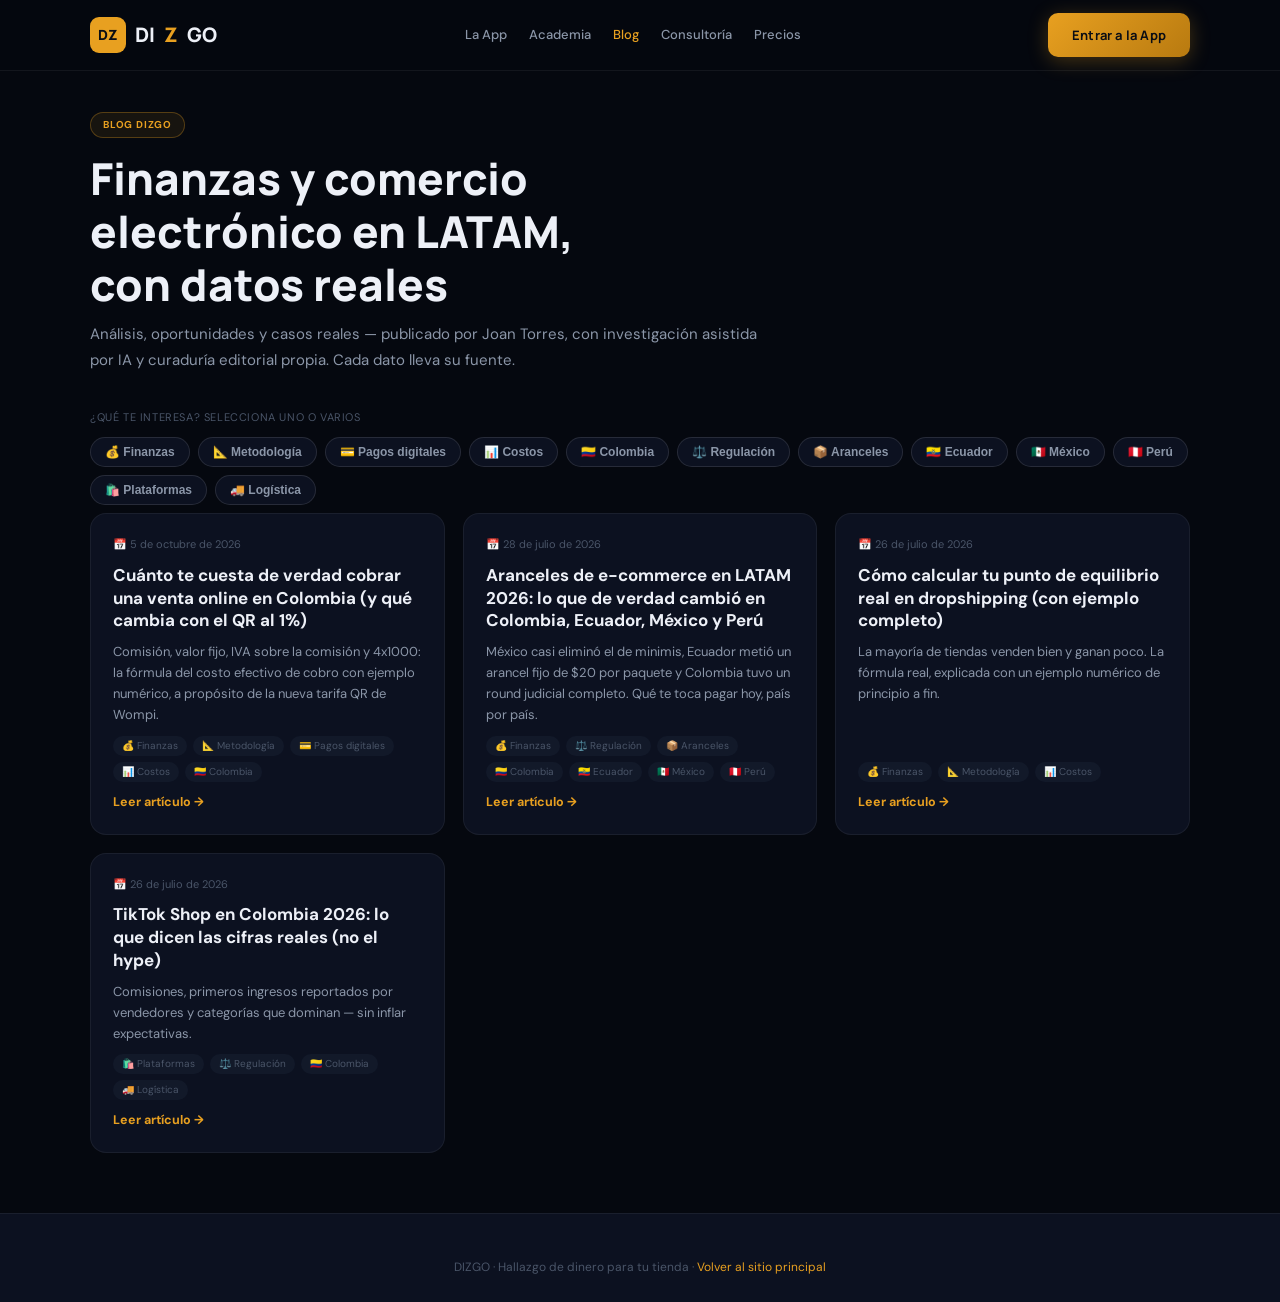
<file: blog/index.html>
<!DOCTYPE html>
<html lang="es">
<head>
<meta charset="UTF-8">
<meta name="viewport" content="width=device-width, initial-scale=1.0">
<title>Blog DIZGO — Finanzas y comercio electrónico en LATAM</title>
<meta name="description" content="Análisis, datos reales y recomendaciones de e-commerce y dropshipping en LATAM, publicados por Joan Torres. Finanzas, regulación, plataformas y casos reales.">
<link rel="icon" type="image/svg+xml" href="data:image/svg+xml,%3Csvg xmlns='http://www.w3.org/2000/svg' viewBox='0 0 64 64'%3E%3Crect width='64' height='64' rx='16' fill='%2305080F'/%3E%3Crect x='8' y='8' width='48' height='48' rx='11' fill='%23E8A020'/%3E%3Ctext x='32' y='44' font-family='Arial,Helvetica,sans-serif' font-weight='900' font-size='32' text-anchor='middle' fill='%230A0D14'%3ED%3C/text%3E%3C/svg%3E">
<link rel="preconnect" href="https://fonts.googleapis.com">
<link href="https://fonts.googleapis.com/css2?family=Manrope:wght@500;600;700;800&family=DM+Sans:wght@300;400;500;600&display=swap" rel="stylesheet">
<link rel="stylesheet" href="/assets/blog.css">
</head>
<body>

<nav>
  <div class="wrap">
    <div class="ni">
      <a href="/" class="logo"><div class="logo-i">DZ</div>DI<span>Z</span>GO</a>
      <div class="nl">
        <a href="/#app">La App</a>
        <a href="/#academia">Academia</a>
        <a href="/blog/" class="on">Blog</a>
        <a href="/#consultoria">Consultoría</a>
        <a href="/#precios">Precios</a>
      </div>
      <a href="https://app.dizgo.app" class="btn bg">Entrar a la App</a>
    </div>
  </div>
</nav>

<main>
  <div class="wrap">
    <div style="max-width:680px">
      <span class="tag tg">Blog DIZGO</span>
      <h1 style="font-size:clamp(28px,4.5vw,44px);font-weight:800;margin:14px 0 12px;text-wrap:balance">Finanzas y comercio electrónico en LATAM, con datos reales</h1>
      <p style="font-size:15px;color:var(--t2);line-height:1.7">Análisis, oportunidades y casos reales — publicado por Joan Torres, con investigación asistida por IA y curaduría editorial propia. Cada dato lleva su fuente.</p>
    </div>

    <!-- PANEL INTERACTIVO -->
    <div style="margin-top:36px">
      <div style="font-size:11px;color:var(--t3);text-transform:uppercase;letter-spacing:.6px;margin-bottom:10px">¿Qué te interesa? Selecciona uno o varios</div>
      <div class="filter-bar" id="filterBar"></div>
      <div class="analysis-box" id="analysisBox">
        <h4>📊 Análisis para tu selección</h4>
        <p id="analysisText"></p>
      </div>
    </div>

    <div class="post-grid" id="postGrid" style="margin-top:8px"></div>
  </div>
</main>

<footer>
  <div class="wrap" style="text-align:center">
    <p style="font-size:12px;color:var(--t3)">DIZGO · Hallazgo de dinero para tu tienda · <a href="/" style="color:var(--gold)">Volver al sitio principal</a></p>
  </div>
</footer>

<script>
// ── DATOS DE POSTS (cada uno con fuente real) ──
const POSTS = [
  {
    slug:'costo-real-cobrar-venta-online-colombia',
    title:'Cuánto te cuesta de verdad cobrar una venta online en Colombia (y qué cambia con el QR al 1%)',
    excerpt:'Comisión, valor fijo, IVA sobre la comisión y 4x1000: la fórmula del costo efectivo de cobro con ejemplo numérico, a propósito de la nueva tarifa QR de Wompi.',
    date:'2026-10-05',
    tags:['finanzas','metodologia','pagos','costos','colombia']
  },
  {
    slug:'aranceles-ecommerce-latam-2026',
    title:'Aranceles de e-commerce en LATAM 2026: lo que de verdad cambió en Colombia, Ecuador, México y Perú',
    excerpt:'México casi eliminó el de minimis, Ecuador metió un arancel fijo de $20 por paquete y Colombia tuvo un round judicial completo. Qué te toca pagar hoy, país por país.',
    date:'2026-07-28',
    tags:['finanzas','regulacion','aranceles','colombia','ecuador','mexico','peru']
  },
  {
    slug:'punto-equilibrio-dropshipping',
    title:'Cómo calcular tu punto de equilibrio real en dropshipping (con ejemplo completo)',
    excerpt:'La mayoría de tiendas venden bien y ganan poco. La fórmula real, explicada con un ejemplo numérico de principio a fin.',
    date:'2026-07-26',
    tags:['finanzas','metodologia','costos']
  },
  {
    slug:'tiktok-shop-colombia-2026',
    title:'TikTok Shop en Colombia 2026: lo que dicen las cifras reales (no el hype)',
    excerpt:'Comisiones, primeros ingresos reportados por vendedores y categorías que dominan — sin inflar expectativas.',
    date:'2026-07-26',
    tags:['plataformas','regulacion','colombia','logistica']
  },
];

const TAG_LABEL = {
  finanzas:'💰 Finanzas', metodologia:'📐 Metodología', costos:'📊 Costos',
  plataformas:'🛍️ Plataformas', regulacion:'⚖️ Regulación', colombia:'🇨🇴 Colombia',
  logistica:'🚚 Logística', pagos:'💳 Pagos digitales', 'casos-reales':'📈 Casos reales',
  aranceles:'📦 Aranceles', ecuador:'🇪🇨 Ecuador', mexico:'🇲🇽 México', peru:'🇵🇪 Perú',
};

const TAG_ANALYSIS = {
  finanzas:'Tu selección incluye Finanzas: el enfoque aquí es que dejes de operar por intuición. Cada artículo bajo esta etiqueta te da una fórmula o método aplicable hoy mismo a tu estructura de costos real.',
  metodologia:'Contenido de Metodología: procesos paso a paso, no solo teoría — pensados para aplicarse directamente a tu tienda esta semana.',
  costos:'Costos: la causa número uno de que una tienda facture mucho y gane poco. Estos artículos te ayudan a encontrar lo que hoy no estás viendo.',
  plataformas:'Plataformas: seguimiento de qué canales de venta están funcionando de verdad en LATAM, con cifras reportadas por vendedores reales, no proyecciones de marketing.',
  regulacion:'Regulación: cambios normativos que pueden afectar tu operación o tu cuenta publicitaria — para que te enteres antes de que te tome por sorpresa.',
  colombia:'Filtrando por Colombia: contenido específico al mercado colombiano — comisiones, transportadoras, medios de pago y regulación local.',
  logistica:'Logística: transportadoras, tiempos de entrega y cómo la operación logística impacta directamente tu margen, no solo tu experiencia de cliente.',
  pagos:'Pagos digitales: métodos de pago, pasarelas y su costo real dentro de tu estructura de precios.',
  'casos-reales':'Casos reales: ejemplos concretos, con cifras, de qué funcionó y qué no — para que aprendas del patrón antes de repetir el error.',
  aranceles:'Aranceles: regímenes de importación y de minimis por país — para que sepas cuánto te toca pagar de verdad antes de traer producto.',
  ecuador:'Filtrando por Ecuador: comisiones, transportadoras, aranceles y regulación específica del mercado ecuatoriano.',
  mexico:'Filtrando por México: el mercado más grande de los que cubrimos — comisiones, logística y los cambios normativos que más impactan a quien importa.',
  peru:'Filtrando por Perú: cifras y regulación del mercado peruano, uno de los que más rápido crece en la región.',
};

let activeFilters = new Set();

function renderFilterBar(){
  const allTags = [...new Set(POSTS.flatMap(p=>p.tags))];
  document.getElementById('filterBar').innerHTML = allTags.map(t=>
    `<button class="filter-pill ${activeFilters.has(t)?'on':''}" onclick="toggleFilter('${t}')">${TAG_LABEL[t]||t}</button>`
  ).join('');
}

function toggleFilter(tag){
  activeFilters.has(tag) ? activeFilters.delete(tag) : activeFilters.add(tag);
  renderFilterBar();
  renderPosts();
  renderAnalysis();
}

function renderAnalysis(){
  const box = document.getElementById('analysisBox');
  if(activeFilters.size === 0){ box.classList.remove('show'); return; }
  box.classList.add('show');
  document.getElementById('analysisText').textContent =
    [...activeFilters].map(t=>TAG_ANALYSIS[t]).filter(Boolean).join(' ');
}

function renderPosts(){
  const filtered = activeFilters.size === 0
    ? POSTS
    : POSTS.filter(p => p.tags.some(t=>activeFilters.has(t)));
  const grid = document.getElementById('postGrid');
  if(filtered.length === 0){
    grid.innerHTML = `<p style="color:var(--t3);font-size:13px;grid-column:1/-1">Todavía no hay artículos con esa combinación — publicamos 2 veces por semana, vuelve pronto.</p>`;
    return;
  }
  grid.innerHTML = filtered.map(p => `
    <a href="/blog/posts/${p.slug}.html" class="post-card">
      <div class="post-meta">📅 ${new Date(p.date+'T12:00:00').toLocaleDateString('es-CO',{day:'numeric',month:'long',year:'numeric'})}</div>
      <div class="post-title">${p.title}</div>
      <div class="post-excerpt">${p.excerpt}</div>
      <div class="post-tags">${p.tags.map(t=>`<span>${TAG_LABEL[t]||t}</span>`).join('')}</div>
      <div class="post-more">Leer artículo →</div>
    </a>
  `).join('');
}

renderFilterBar();
renderPosts();
</script>
</body>
</html>
</file>
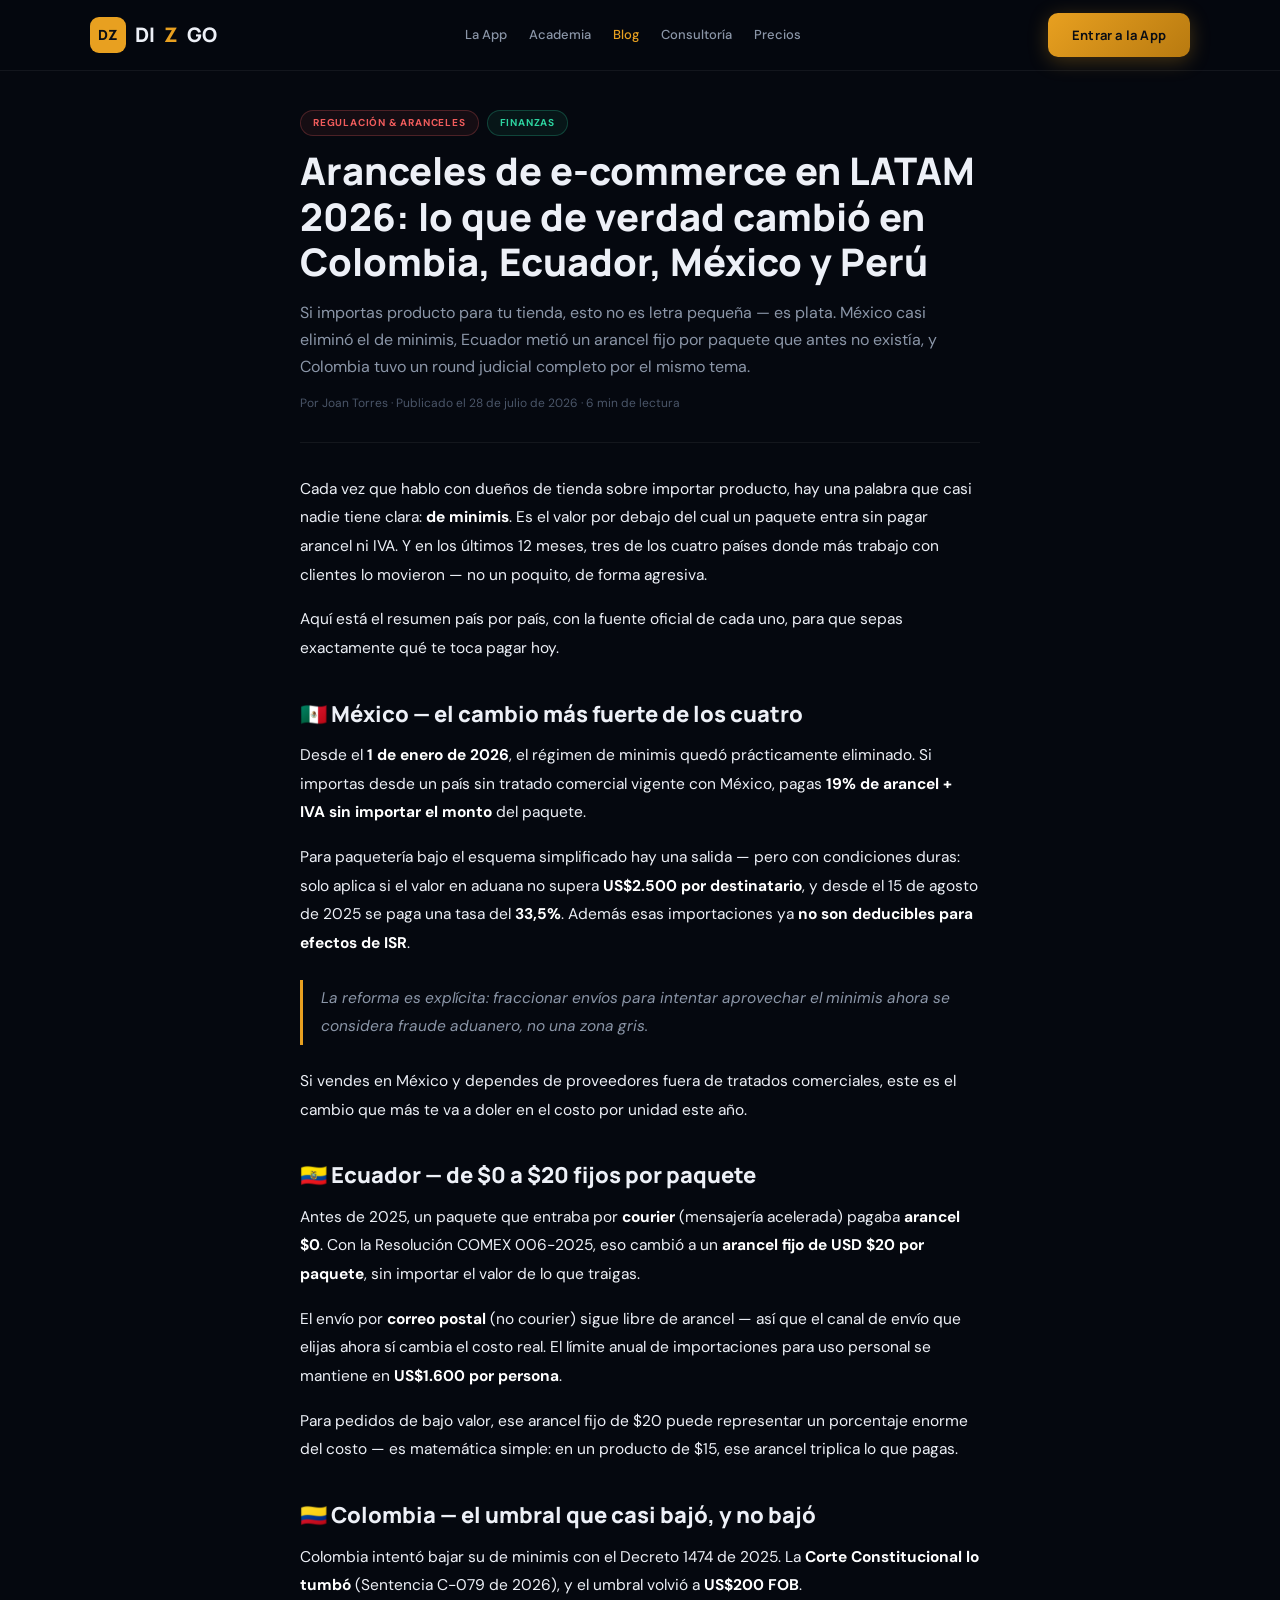
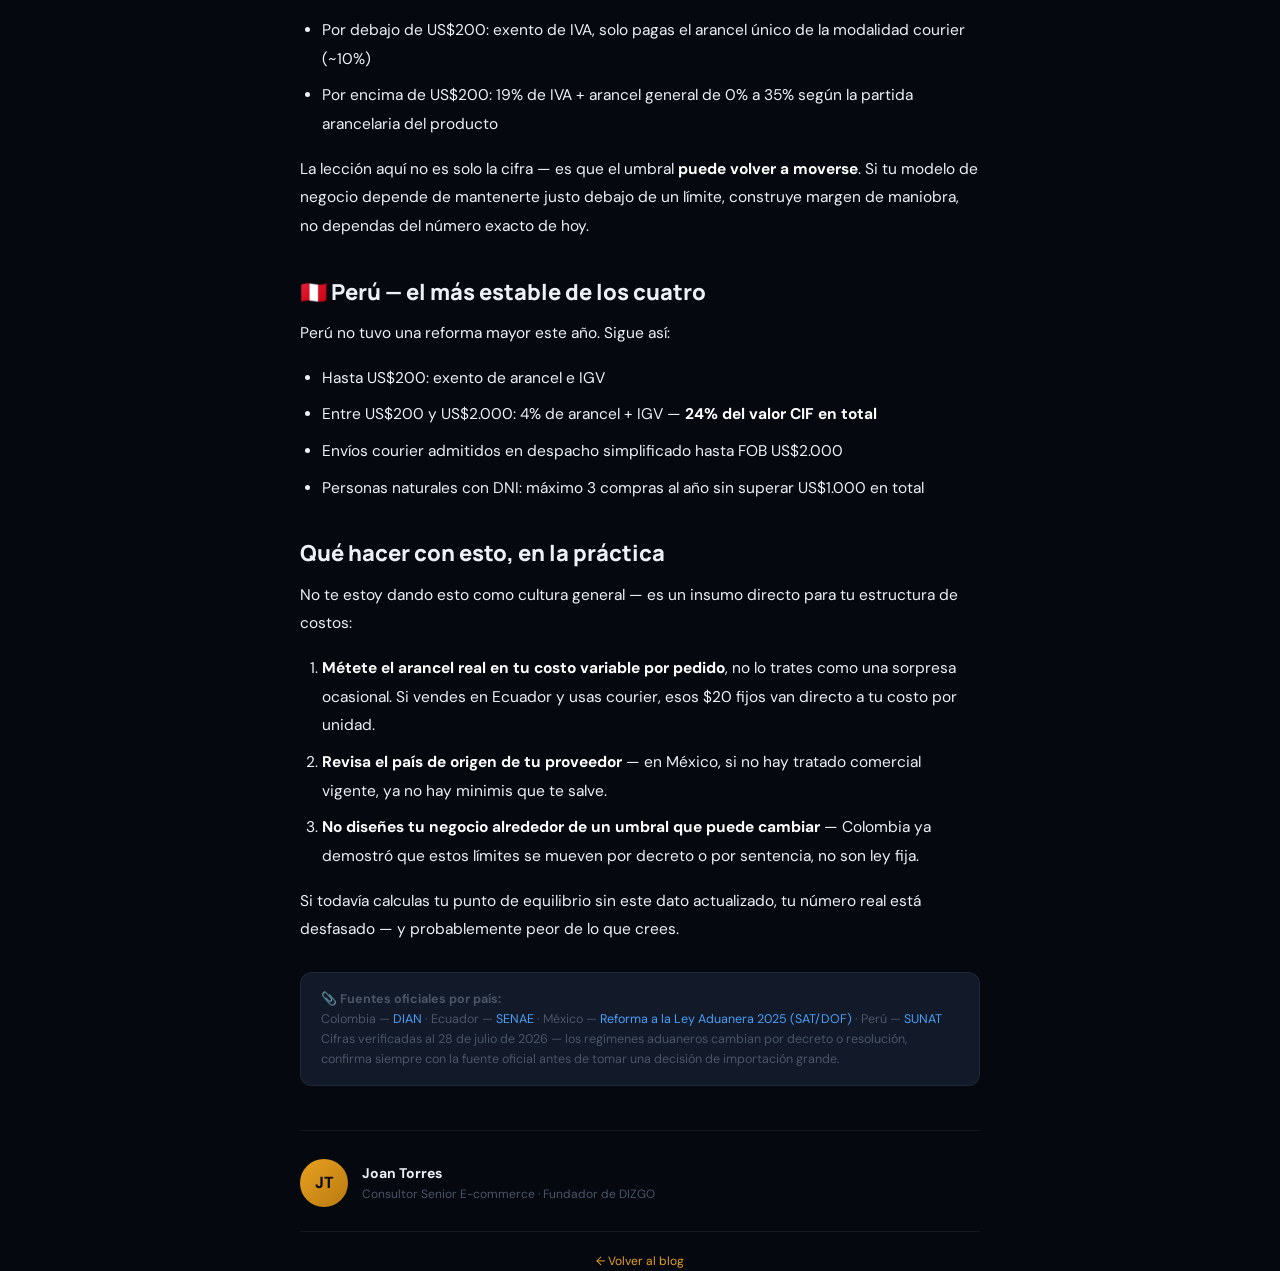
<file: blog/posts/aranceles-ecommerce-latam-2026.html>
<!DOCTYPE html>
<html lang="es">
<head>
<meta charset="UTF-8">
<meta name="viewport" content="width=device-width, initial-scale=1.0">
<title>Aranceles de e-commerce en LATAM 2026: lo que cambió en Colombia, Ecuador, México y Perú | Blog DIZGO</title>
<meta name="description" content="México eliminó casi todo el de minimis, Ecuador puso un arancel fijo de $20 por paquete y Colombia tuvo un vaivén judicial. Qué significa esto para tu tienda, país por país.">
<link rel="icon" type="image/svg+xml" href="data:image/svg+xml,%3Csvg xmlns='http://www.w3.org/2000/svg' viewBox='0 0 64 64'%3E%3Crect width='64' height='64' rx='16' fill='%2305080F'/%3E%3Crect x='8' y='8' width='48' height='48' rx='11' fill='%23E8A020'/%3E%3Ctext x='32' y='44' font-family='Arial,Helvetica,sans-serif' font-weight='900' font-size='32' text-anchor='middle' fill='%230A0D14'%3ED%3C/text%3E%3C/svg%3E">
<link rel="preconnect" href="https://fonts.googleapis.com">
<link href="https://fonts.googleapis.com/css2?family=Manrope:wght@500;600;700;800&family=DM+Sans:wght@300;400;500;600&display=swap" rel="stylesheet">
<link rel="stylesheet" href="/assets/blog.css">
</head>
<body>

<nav>
  <div class="wrap">
    <div class="ni">
      <a href="/" class="logo"><div class="logo-i">DZ</div>DI<span>Z</span>GO</a>
      <div class="nl">
        <a href="/#app">La App</a>
        <a href="/#academia">Academia</a>
        <a href="/blog/" class="on">Blog</a>
        <a href="/#consultoria">Consultoría</a>
        <a href="/#precios">Precios</a>
      </div>
      <a href="https://app.dizgo.app" class="btn bg">Entrar a la App</a>
    </div>
  </div>
</nav>

<main>
  <div class="wrap-article">
    <div class="article-hero">
      <div style="display:flex;gap:8px;flex-wrap:wrap;margin-bottom:2px"><span class="tag tr">Regulación & Aranceles</span><span class="tag tgr">Finanzas</span></div>
      <h1 class="article-title">Aranceles de e-commerce en LATAM 2026: lo que de verdad cambió en Colombia, Ecuador, México y Perú</h1>
      <p class="article-dek">Si importas producto para tu tienda, esto no es letra pequeña — es plata. México casi eliminó el de minimis, Ecuador metió un arancel fijo por paquete que antes no existía, y Colombia tuvo un round judicial completo por el mismo tema.</p>
      <p style="font-size:12px;color:var(--t3);margin-top:14px">Por Joan Torres · Publicado el 28 de julio de 2026 · 6 min de lectura</p>
    </div>

    <div class="article-body">
      <p>Cada vez que hablo con dueños de tienda sobre importar producto, hay una palabra que casi nadie tiene clara: <strong>de minimis</strong>. Es el valor por debajo del cual un paquete entra sin pagar arancel ni IVA. Y en los últimos 12 meses, tres de los cuatro países donde más trabajo con clientes lo movieron — no un poquito, de forma agresiva.</p>

      <p>Aquí está el resumen país por país, con la fuente oficial de cada uno, para que sepas exactamente qué te toca pagar hoy.</p>

      <h2>🇲🇽 México — el cambio más fuerte de los cuatro</h2>
      <p>Desde el <strong>1 de enero de 2026</strong>, el régimen de minimis quedó prácticamente eliminado. Si importas desde un país sin tratado comercial vigente con México, pagas <strong>19% de arancel + IVA sin importar el monto</strong> del paquete.</p>
      <p>Para paquetería bajo el esquema simplificado hay una salida — pero con condiciones duras: solo aplica si el valor en aduana no supera <strong>US$2.500 por destinatario</strong>, y desde el 15 de agosto de 2025 se paga una tasa del <strong>33,5%</strong>. Además esas importaciones ya <strong>no son deducibles para efectos de ISR</strong>.</p>
      <blockquote>La reforma es explícita: fraccionar envíos para intentar aprovechar el minimis ahora se considera fraude aduanero, no una zona gris.</blockquote>
      <p>Si vendes en México y dependes de proveedores fuera de tratados comerciales, este es el cambio que más te va a doler en el costo por unidad este año.</p>

      <h2>🇪🇨 Ecuador — de $0 a $20 fijos por paquete</h2>
      <p>Antes de 2025, un paquete que entraba por <strong>courier</strong> (mensajería acelerada) pagaba <strong>arancel $0</strong>. Con la Resolución COMEX 006-2025, eso cambió a un <strong>arancel fijo de USD $20 por paquete</strong>, sin importar el valor de lo que traigas.</p>
      <p>El envío por <strong>correo postal</strong> (no courier) sigue libre de arancel — así que el canal de envío que elijas ahora sí cambia el costo real. El límite anual de importaciones para uso personal se mantiene en <strong>US$1.600 por persona</strong>.</p>
      <p>Para pedidos de bajo valor, ese arancel fijo de $20 puede representar un porcentaje enorme del costo — es matemática simple: en un producto de $15, ese arancel triplica lo que pagas.</p>

      <h2>🇨🇴 Colombia — el umbral que casi bajó, y no bajó</h2>
      <p>Colombia intentó bajar su de minimis con el Decreto 1474 de 2025. La <strong>Corte Constitucional lo tumbó</strong> (Sentencia C-079 de 2026), y el umbral volvió a <strong>US$200 FOB</strong>.</p>
      <ul>
        <li>Por debajo de US$200: exento de IVA, solo pagas el arancel único de la modalidad courier (~10%)</li>
        <li>Por encima de US$200: 19% de IVA + arancel general de 0% a 35% según la partida arancelaria del producto</li>
      </ul>
      <p>La lección aquí no es solo la cifra — es que el umbral <strong>puede volver a moverse</strong>. Si tu modelo de negocio depende de mantenerte justo debajo de un límite, construye margen de maniobra, no dependas del número exacto de hoy.</p>

      <h2>🇵🇪 Perú — el más estable de los cuatro</h2>
      <p>Perú no tuvo una reforma mayor este año. Sigue así:</p>
      <ul>
        <li>Hasta US$200: exento de arancel e IGV</li>
        <li>Entre US$200 y US$2.000: 4% de arancel + IGV — <strong>24% del valor CIF en total</strong></li>
        <li>Envíos courier admitidos en despacho simplificado hasta FOB US$2.000</li>
        <li>Personas naturales con DNI: máximo 3 compras al año sin superar US$1.000 en total</li>
      </ul>

      <h2>Qué hacer con esto, en la práctica</h2>
      <p>No te estoy dando esto como cultura general — es un insumo directo para tu estructura de costos:</p>
      <ol>
        <li><strong>Métete el arancel real en tu costo variable por pedido</strong>, no lo trates como una sorpresa ocasional. Si vendes en Ecuador y usas courier, esos $20 fijos van directo a tu costo por unidad.</li>
        <li><strong>Revisa el país de origen de tu proveedor</strong> — en México, si no hay tratado comercial vigente, ya no hay minimis que te salve.</li>
        <li><strong>No diseñes tu negocio alrededor de un umbral que puede cambiar</strong> — Colombia ya demostró que estos límites se mueven por decreto o por sentencia, no son ley fija.</li>
      </ol>

      <p>Si todavía calculas tu punto de equilibrio sin este dato actualizado, tu número real está desfasado — y probablemente peor de lo que crees.</p>
    </div>

    <div class="src-box">
      📎 <strong>Fuentes oficiales por país:</strong><br>
      Colombia — <a href="https://www.dian.gov.co/" target="_blank" rel="noopener">DIAN</a> ·
      Ecuador — <a href="https://www.aduana.gob.ec/servicio-al-ciudadano/envios-courier-postal/" target="_blank" rel="noopener">SENAE</a> ·
      México — <a href="https://blog.cjaduanero.com/reforma-ley-aduanera-2025-mexico/" target="_blank" rel="noopener">Reforma a la Ley Aduanera 2025 (SAT/DOF)</a> ·
      Perú — <a href="https://www.sunat.gob.pe/orientacionaduanera/despsimpimportacion/index.html" target="_blank" rel="noopener">SUNAT</a><br>
      Cifras verificadas al 28 de julio de 2026 — los regímenes aduaneros cambian por decreto o resolución, confirma siempre con la fuente oficial antes de tomar una decisión de importación grande.
    </div>

    <div class="author-box">
      <div class="author-av">JT</div>
      <div>
        <div style="font-weight:700;font-size:14px">Joan Torres</div>
        <div style="font-size:12px;color:var(--t3)">Consultor Senior E-commerce · Fundador de DIZGO</div>
      </div>
    </div>

    <div class="f-back"><a href="/blog/" style="color:var(--gold)">← Volver al blog</a></div>
  </div>
</main>

</body>
</html>
</file>
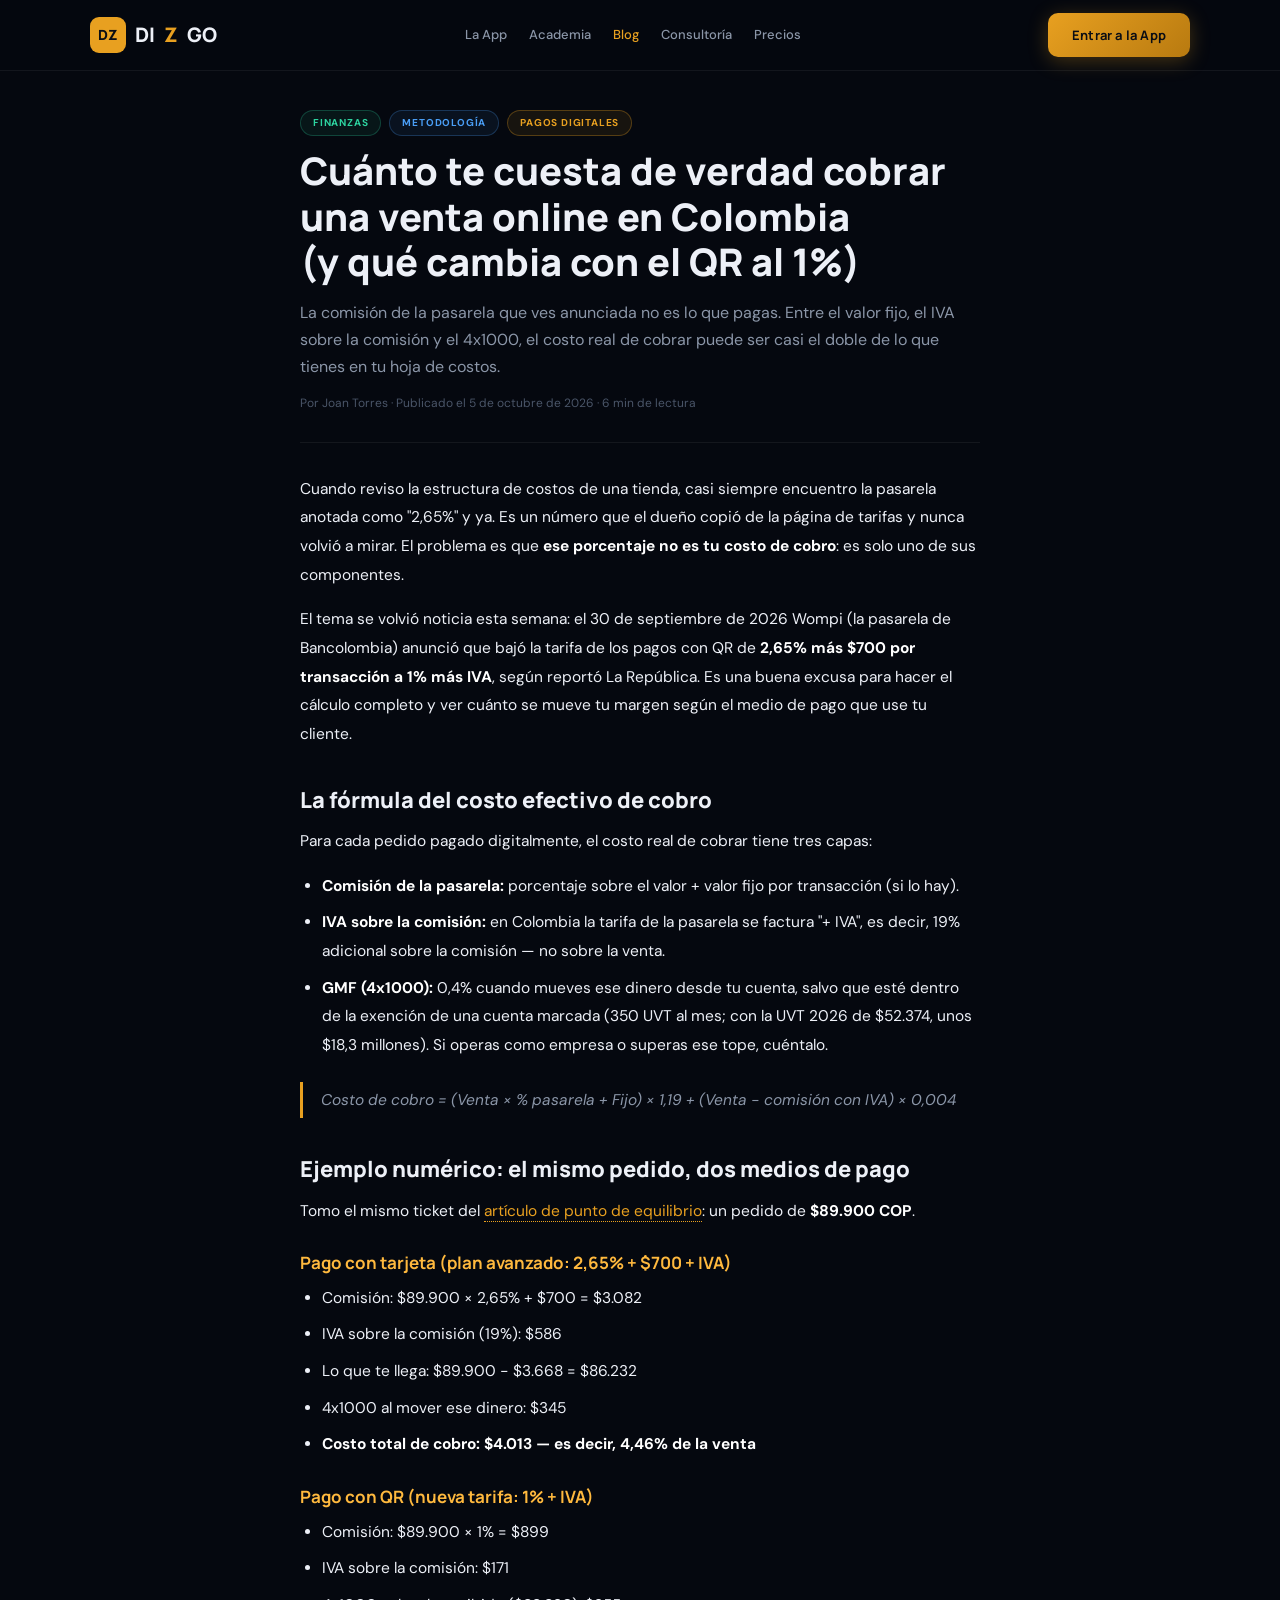
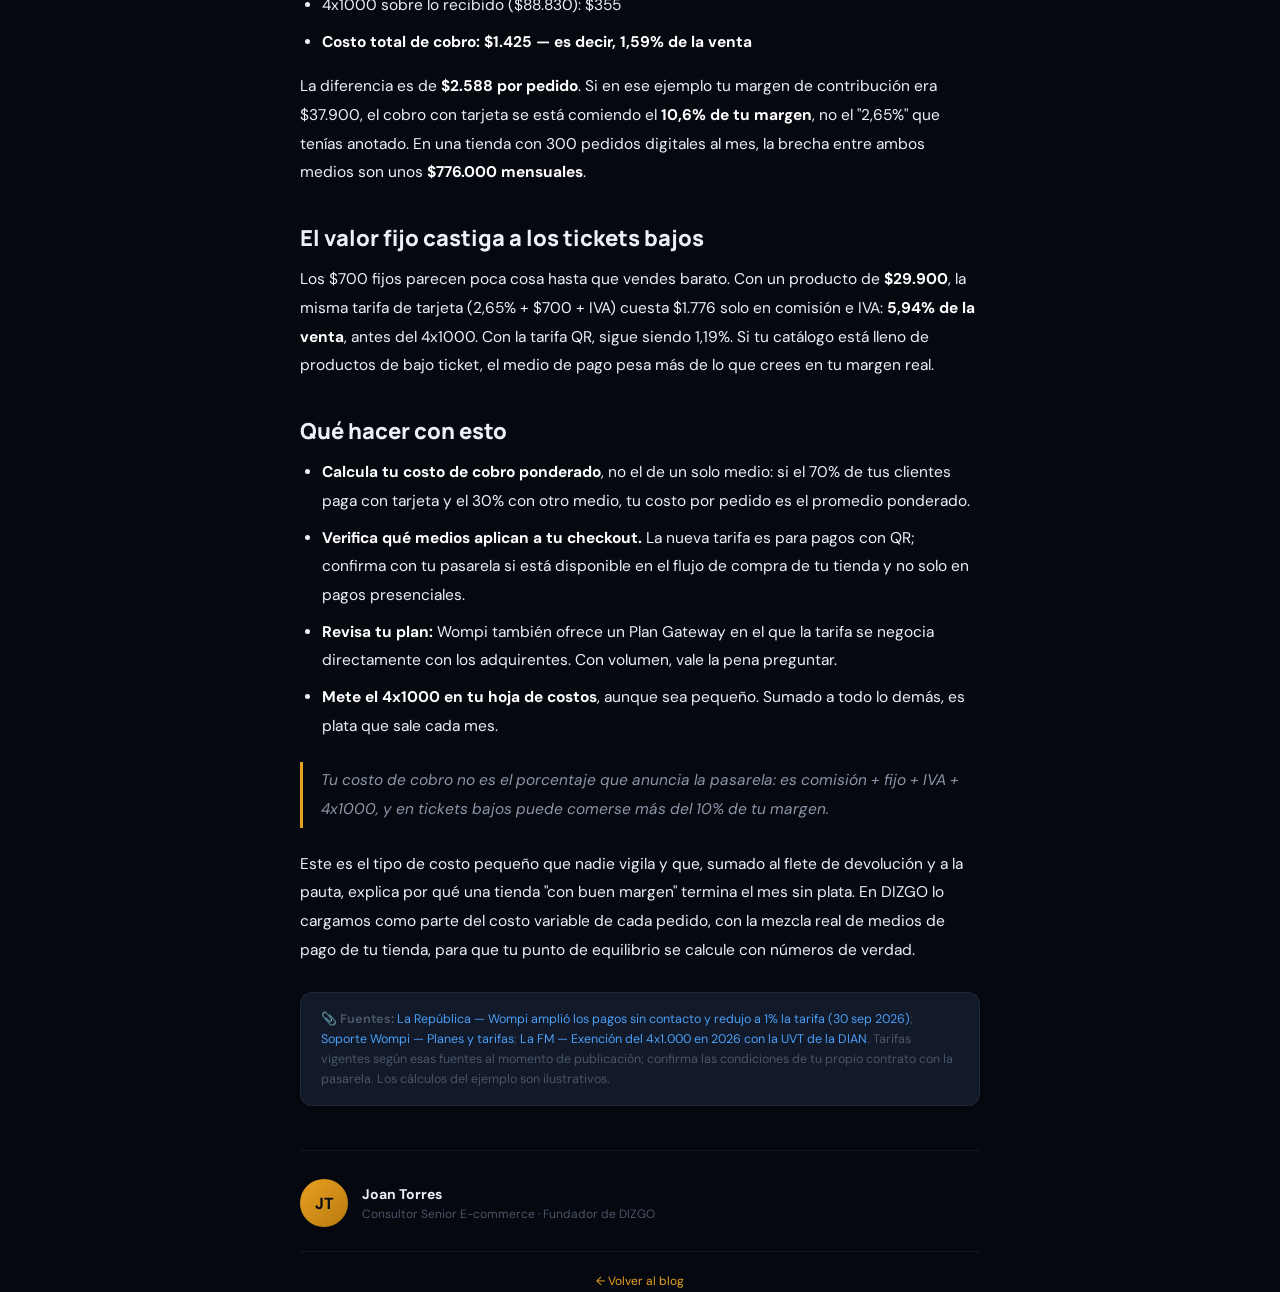
<file: blog/posts/costo-real-cobrar-venta-online-colombia.html>
<!DOCTYPE html>
<html lang="es">
<head>
<meta charset="UTF-8">
<meta name="viewport" content="width=device-width, initial-scale=1.0">
<title>Cuánto te cuesta de verdad cobrar una venta online en Colombia | Blog DIZGO</title>
<meta name="description" content="Comisión de pasarela, IVA sobre la comisión y 4x1000: cómo calcular el costo efectivo de cobro por pedido, con ejemplo numérico y lo que cambia con la nueva tarifa QR de Wompi al 1%.">
<link rel="icon" type="image/svg+xml" href="data:image/svg+xml,%3Csvg xmlns='http://www.w3.org/2000/svg' viewBox='0 0 64 64'%3E%3Crect width='64' height='64' rx='16' fill='%2305080F'/%3E%3Crect x='8' y='8' width='48' height='48' rx='11' fill='%23E8A020'/%3E%3Ctext x='32' y='44' font-family='Arial,Helvetica,sans-serif' font-weight='900' font-size='32' text-anchor='middle' fill='%230A0D14'%3ED%3C/text%3E%3C/svg%3E">
<link rel="preconnect" href="https://fonts.googleapis.com">
<link href="https://fonts.googleapis.com/css2?family=Manrope:wght@500;600;700;800&family=DM+Sans:wght@300;400;500;600&display=swap" rel="stylesheet">
<link rel="stylesheet" href="/assets/blog.css">
</head>
<body>

<nav>
  <div class="wrap">
    <div class="ni">
      <a href="/" class="logo"><div class="logo-i">DZ</div>DI<span>Z</span>GO</a>
      <div class="nl">
        <a href="/#app">La App</a>
        <a href="/#academia">Academia</a>
        <a href="/blog/" class="on">Blog</a>
        <a href="/#consultoria">Consultoría</a>
        <a href="/#precios">Precios</a>
      </div>
      <a href="https://app.dizgo.app" class="btn bg">Entrar a la App</a>
    </div>
  </div>
</nav>

<main>
  <div class="wrap-article">
    <div class="article-hero">
      <div style="display:flex;gap:8px;flex-wrap:wrap;margin-bottom:2px"><span class="tag tgr">Finanzas</span><span class="tag tb">Metodología</span><span class="tag tg">Pagos digitales</span></div>
      <h1 class="article-title">Cuánto te cuesta de verdad cobrar una venta online en Colombia (y qué cambia con el QR al 1%)</h1>
      <p class="article-dek">La comisión de la pasarela que ves anunciada no es lo que pagas. Entre el valor fijo, el IVA sobre la comisión y el 4x1000, el costo real de cobrar puede ser casi el doble de lo que tienes en tu hoja de costos.</p>
      <p style="font-size:12px;color:var(--t3);margin-top:14px">Por Joan Torres · Publicado el 5 de octubre de 2026 · 6 min de lectura</p>
    </div>

    <div class="article-body">
      <p>Cuando reviso la estructura de costos de una tienda, casi siempre encuentro la pasarela anotada como "2,65%" y ya. Es un número que el dueño copió de la página de tarifas y nunca volvió a mirar. El problema es que <strong>ese porcentaje no es tu costo de cobro</strong>: es solo uno de sus componentes.</p>

      <p>El tema se volvió noticia esta semana: el 30 de septiembre de 2026 Wompi (la pasarela de Bancolombia) anunció que bajó la tarifa de los pagos con QR de <strong>2,65% más $700 por transacción a 1% más IVA</strong>, según reportó La República. Es una buena excusa para hacer el cálculo completo y ver cuánto se mueve tu margen según el medio de pago que use tu cliente.</p>

      <h2>La fórmula del costo efectivo de cobro</h2>
      <p>Para cada pedido pagado digitalmente, el costo real de cobrar tiene tres capas:</p>
      <ul>
        <li><strong>Comisión de la pasarela:</strong> porcentaje sobre el valor + valor fijo por transacción (si lo hay).</li>
        <li><strong>IVA sobre la comisión:</strong> en Colombia la tarifa de la pasarela se factura "+ IVA", es decir, 19% adicional sobre la comisión — no sobre la venta.</li>
        <li><strong>GMF (4x1000):</strong> 0,4% cuando mueves ese dinero desde tu cuenta, salvo que esté dentro de la exención de una cuenta marcada (350 UVT al mes; con la UVT 2026 de $52.374, unos $18,3 millones). Si operas como empresa o superas ese tope, cuéntalo.</li>
      </ul>
      <blockquote>Costo de cobro = (Venta × % pasarela + Fijo) × 1,19 + (Venta − comisión con IVA) × 0,004</blockquote>

      <h2>Ejemplo numérico: el mismo pedido, dos medios de pago</h2>
      <p>Tomo el mismo ticket del <a href="/blog/posts/punto-equilibrio-dropshipping.html" style="color:var(--gold)">artículo de punto de equilibrio</a>: un pedido de <strong>$89.900 COP</strong>.</p>

      <h3>Pago con tarjeta (plan avanzado: 2,65% + $700 + IVA)</h3>
      <ul>
        <li>Comisión: $89.900 × 2,65% + $700 = $3.082</li>
        <li>IVA sobre la comisión (19%): $586</li>
        <li>Lo que te llega: $89.900 − $3.668 = $86.232</li>
        <li>4x1000 al mover ese dinero: $345</li>
        <li><strong>Costo total de cobro: $4.013 — es decir, 4,46% de la venta</strong></li>
      </ul>

      <h3>Pago con QR (nueva tarifa: 1% + IVA)</h3>
      <ul>
        <li>Comisión: $89.900 × 1% = $899</li>
        <li>IVA sobre la comisión: $171</li>
        <li>4x1000 sobre lo recibido ($88.830): $355</li>
        <li><strong>Costo total de cobro: $1.425 — es decir, 1,59% de la venta</strong></li>
      </ul>

      <p>La diferencia es de <strong>$2.588 por pedido</strong>. Si en ese ejemplo tu margen de contribución era $37.900, el cobro con tarjeta se está comiendo el <strong>10,6% de tu margen</strong>, no el "2,65%" que tenías anotado. En una tienda con 300 pedidos digitales al mes, la brecha entre ambos medios son unos <strong>$776.000 mensuales</strong>.</p>

      <h2>El valor fijo castiga a los tickets bajos</h2>
      <p>Los $700 fijos parecen poca cosa hasta que vendes barato. Con un producto de <strong>$29.900</strong>, la misma tarifa de tarjeta (2,65% + $700 + IVA) cuesta $1.776 solo en comisión e IVA: <strong>5,94% de la venta</strong>, antes del 4x1000. Con la tarifa QR, sigue siendo 1,19%. Si tu catálogo está lleno de productos de bajo ticket, el medio de pago pesa más de lo que crees en tu margen real.</p>

      <h2>Qué hacer con esto</h2>
      <ul>
        <li><strong>Calcula tu costo de cobro ponderado</strong>, no el de un solo medio: si el 70% de tus clientes paga con tarjeta y el 30% con otro medio, tu costo por pedido es el promedio ponderado.</li>
        <li><strong>Verifica qué medios aplican a tu checkout.</strong> La nueva tarifa es para pagos con QR; confirma con tu pasarela si está disponible en el flujo de compra de tu tienda y no solo en pagos presenciales.</li>
        <li><strong>Revisa tu plan:</strong> Wompi también ofrece un Plan Gateway en el que la tarifa se negocia directamente con los adquirentes. Con volumen, vale la pena preguntar.</li>
        <li><strong>Mete el 4x1000 en tu hoja de costos</strong>, aunque sea pequeño. Sumado a todo lo demás, es plata que sale cada mes.</li>
      </ul>

      <blockquote>Tu costo de cobro no es el porcentaje que anuncia la pasarela: es comisión + fijo + IVA + 4x1000, y en tickets bajos puede comerse más del 10% de tu margen.</blockquote>

      <p>Este es el tipo de costo pequeño que nadie vigila y que, sumado al flete de devolución y a la pauta, explica por qué una tienda "con buen margen" termina el mes sin plata. En DIZGO lo cargamos como parte del costo variable de cada pedido, con la mezcla real de medios de pago de tu tienda, para que tu punto de equilibrio se calcule con números de verdad.</p>
    </div>

    <div class="src-box">
      📎 <strong>Fuentes:</strong> <a href="https://www.larepublica.co/finanzas/wompi-amplio-los-pagos-digitales-sin-contacto-con-celulares-y-redujo-a-1-la-tarifa-4493433" target="_blank" rel="noopener">La República — Wompi amplió los pagos sin contacto y redujo a 1% la tarifa (30 sep 2026)</a>; <a href="https://soporte.wompi.co/hc/es-419/articles/360020957133--Cu%C3%A1les-son-los-planes-y-tarifas-que-maneja-la-plataforma-Wompi" target="_blank" rel="noopener">Soporte Wompi — Planes y tarifas</a>; <a href="https://www.lafm.com.co/economia/exencion-del-4x1000-en-2026-asi-quedaria-con-la-uvt-actualizada-por-la-dian-386513" target="_blank" rel="noopener">La FM — Exención del 4x1.000 en 2026 con la UVT de la DIAN</a>. Tarifas vigentes según esas fuentes al momento de publicación; confirma las condiciones de tu propio contrato con la pasarela. Los cálculos del ejemplo son ilustrativos.
    </div>

    <div class="author-box">
      <div class="author-av">JT</div>
      <div>
        <div style="font-weight:700;font-size:14px">Joan Torres</div>
        <div style="font-size:12px;color:var(--t3)">Consultor Senior E-commerce · Fundador de DIZGO</div>
      </div>
    </div>

    <div class="f-back"><a href="/blog/" style="color:var(--gold)">← Volver al blog</a></div>
  </div>
</main>

</body>
</html>
</file>
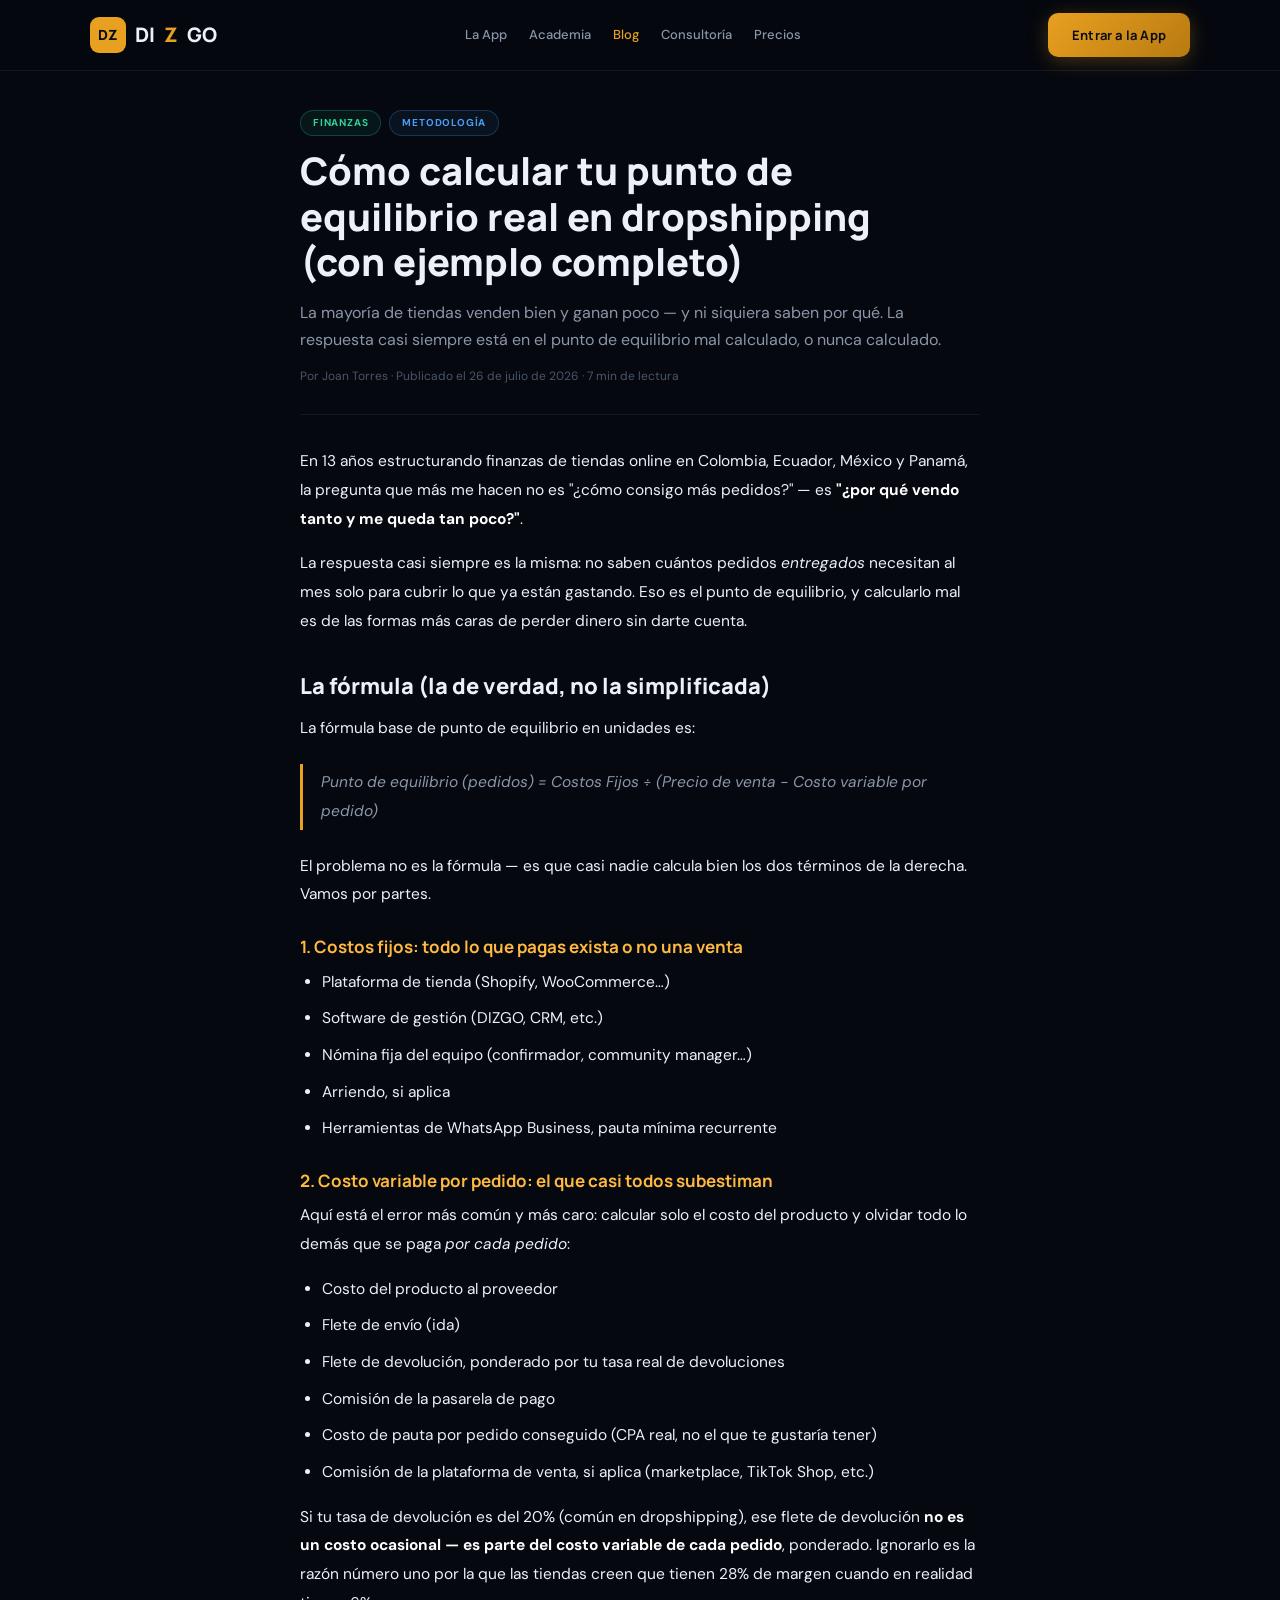
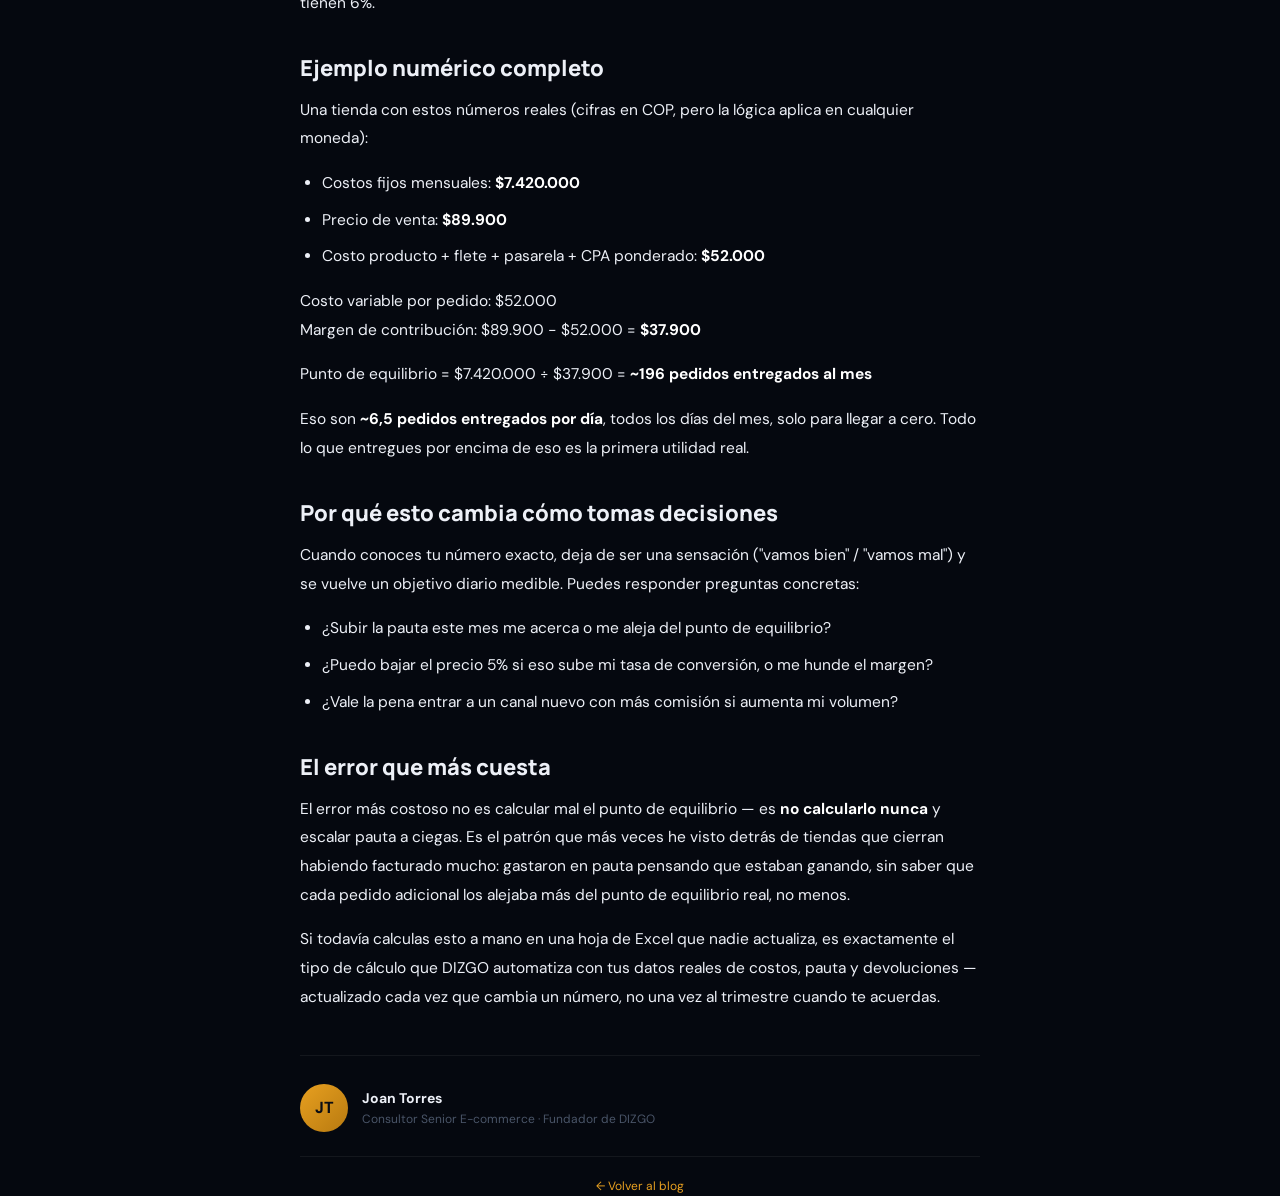
<file: blog/posts/punto-equilibrio-dropshipping.html>
<!DOCTYPE html>
<html lang="es">
<head>
<meta charset="UTF-8">
<meta name="viewport" content="width=device-width, initial-scale=1.0">
<title>Cómo calcular tu punto de equilibrio real en dropshipping | Blog DIZGO</title>
<meta name="description" content="La fórmula real del punto de equilibrio en e-commerce y dropshipping, con un ejemplo numérico completo — cuántos pedidos entregados necesitas al mes para no perder dinero.">
<link rel="icon" type="image/svg+xml" href="data:image/svg+xml,%3Csvg xmlns='http://www.w3.org/2000/svg' viewBox='0 0 64 64'%3E%3Crect width='64' height='64' rx='16' fill='%2305080F'/%3E%3Crect x='8' y='8' width='48' height='48' rx='11' fill='%23E8A020'/%3E%3Ctext x='32' y='44' font-family='Arial,Helvetica,sans-serif' font-weight='900' font-size='32' text-anchor='middle' fill='%230A0D14'%3ED%3C/text%3E%3C/svg%3E">
<link rel="preconnect" href="https://fonts.googleapis.com">
<link href="https://fonts.googleapis.com/css2?family=Manrope:wght@500;600;700;800&family=DM+Sans:wght@300;400;500;600&display=swap" rel="stylesheet">
<link rel="stylesheet" href="/assets/blog.css">
</head>
<body>

<nav>
  <div class="wrap">
    <div class="ni">
      <a href="/" class="logo"><div class="logo-i">DZ</div>DI<span>Z</span>GO</a>
      <div class="nl">
        <a href="/#app">La App</a>
        <a href="/#academia">Academia</a>
        <a href="/blog/" class="on">Blog</a>
        <a href="/#consultoria">Consultoría</a>
        <a href="/#precios">Precios</a>
      </div>
      <a href="https://app.dizgo.app" class="btn bg">Entrar a la App</a>
    </div>
  </div>
</nav>

<main>
  <div class="wrap-article">
    <div class="article-hero">
      <div style="display:flex;gap:8px;flex-wrap:wrap;margin-bottom:2px"><span class="tag tgr">Finanzas</span><span class="tag tb">Metodología</span></div>
      <h1 class="article-title">Cómo calcular tu punto de equilibrio real en dropshipping (con ejemplo completo)</h1>
      <p class="article-dek">La mayoría de tiendas venden bien y ganan poco — y ni siquiera saben por qué. La respuesta casi siempre está en el punto de equilibrio mal calculado, o nunca calculado.</p>
      <p style="font-size:12px;color:var(--t3);margin-top:14px">Por Joan Torres · Publicado el 26 de julio de 2026 · 7 min de lectura</p>
    </div>

    <div class="article-body">
      <p>En 13 años estructurando finanzas de tiendas online en Colombia, Ecuador, México y Panamá, la pregunta que más me hacen no es "¿cómo consigo más pedidos?" — es <strong>"¿por qué vendo tanto y me queda tan poco?"</strong>.</p>

      <p>La respuesta casi siempre es la misma: no saben cuántos pedidos <em>entregados</em> necesitan al mes solo para cubrir lo que ya están gastando. Eso es el punto de equilibrio, y calcularlo mal es de las formas más caras de perder dinero sin darte cuenta.</p>

      <h2>La fórmula (la de verdad, no la simplificada)</h2>
      <p>La fórmula base de punto de equilibrio en unidades es:</p>
      <blockquote>Punto de equilibrio (pedidos) = Costos Fijos ÷ (Precio de venta − Costo variable por pedido)</blockquote>
      <p>El problema no es la fórmula — es que casi nadie calcula bien los dos términos de la derecha. Vamos por partes.</p>

      <h3>1. Costos fijos: todo lo que pagas exista o no una venta</h3>
      <ul>
        <li>Plataforma de tienda (Shopify, WooCommerce…)</li>
        <li>Software de gestión (DIZGO, CRM, etc.)</li>
        <li>Nómina fija del equipo (confirmador, community manager…)</li>
        <li>Arriendo, si aplica</li>
        <li>Herramientas de WhatsApp Business, pauta mínima recurrente</li>
      </ul>

      <h3>2. Costo variable por pedido: el que casi todos subestiman</h3>
      <p>Aquí está el error más común y más caro: calcular solo el costo del producto y olvidar todo lo demás que se paga <em>por cada pedido</em>:</p>
      <ul>
        <li>Costo del producto al proveedor</li>
        <li>Flete de envío (ida)</li>
        <li>Flete de devolución, ponderado por tu tasa real de devoluciones</li>
        <li>Comisión de la pasarela de pago</li>
        <li>Costo de pauta por pedido conseguido (CPA real, no el que te gustaría tener)</li>
        <li>Comisión de la plataforma de venta, si aplica (marketplace, TikTok Shop, etc.)</li>
      </ul>

      <p>Si tu tasa de devolución es del 20% (común en dropshipping), ese flete de devolución <strong>no es un costo ocasional — es parte del costo variable de cada pedido</strong>, ponderado. Ignorarlo es la razón número uno por la que las tiendas creen que tienen 28% de margen cuando en realidad tienen 6%.</p>

      <h2>Ejemplo numérico completo</h2>
      <p>Una tienda con estos números reales (cifras en COP, pero la lógica aplica en cualquier moneda):</p>
      <ul>
        <li>Costos fijos mensuales: <strong>$7.420.000</strong></li>
        <li>Precio de venta: <strong>$89.900</strong></li>
        <li>Costo producto + flete + pasarela + CPA ponderado: <strong>$52.000</strong></li>
      </ul>
      <p>Costo variable por pedido: $52.000<br>
      Margen de contribución: $89.900 − $52.000 = <strong>$37.900</strong></p>
      <p>Punto de equilibrio = $7.420.000 ÷ $37.900 = <strong>~196 pedidos entregados al mes</strong></p>
      <p>Eso son <strong>~6,5 pedidos entregados por día</strong>, todos los días del mes, solo para llegar a cero. Todo lo que entregues por encima de eso es la primera utilidad real.</p>

      <h2>Por qué esto cambia cómo tomas decisiones</h2>
      <p>Cuando conoces tu número exacto, deja de ser una sensación ("vamos bien" / "vamos mal") y se vuelve un objetivo diario medible. Puedes responder preguntas concretas:</p>
      <ul>
        <li>¿Subir la pauta este mes me acerca o me aleja del punto de equilibrio?</li>
        <li>¿Puedo bajar el precio 5% si eso sube mi tasa de conversión, o me hunde el margen?</li>
        <li>¿Vale la pena entrar a un canal nuevo con más comisión si aumenta mi volumen?</li>
      </ul>

      <h2>El error que más cuesta</h2>
      <p>El error más costoso no es calcular mal el punto de equilibrio — es <strong>no calcularlo nunca</strong> y escalar pauta a ciegas. Es el patrón que más veces he visto detrás de tiendas que cierran habiendo facturado mucho: gastaron en pauta pensando que estaban ganando, sin saber que cada pedido adicional los alejaba más del punto de equilibrio real, no menos.</p>

      <p>Si todavía calculas esto a mano en una hoja de Excel que nadie actualiza, es exactamente el tipo de cálculo que DIZGO automatiza con tus datos reales de costos, pauta y devoluciones — actualizado cada vez que cambia un número, no una vez al trimestre cuando te acuerdas.</p>
    </div>

    <div class="author-box">
      <div class="author-av">JT</div>
      <div>
        <div style="font-weight:700;font-size:14px">Joan Torres</div>
        <div style="font-size:12px;color:var(--t3)">Consultor Senior E-commerce · Fundador de DIZGO</div>
      </div>
    </div>

    <div class="f-back"><a href="/blog/" style="color:var(--gold)">← Volver al blog</a></div>
  </div>
</main>

</body>
</html>
</file>
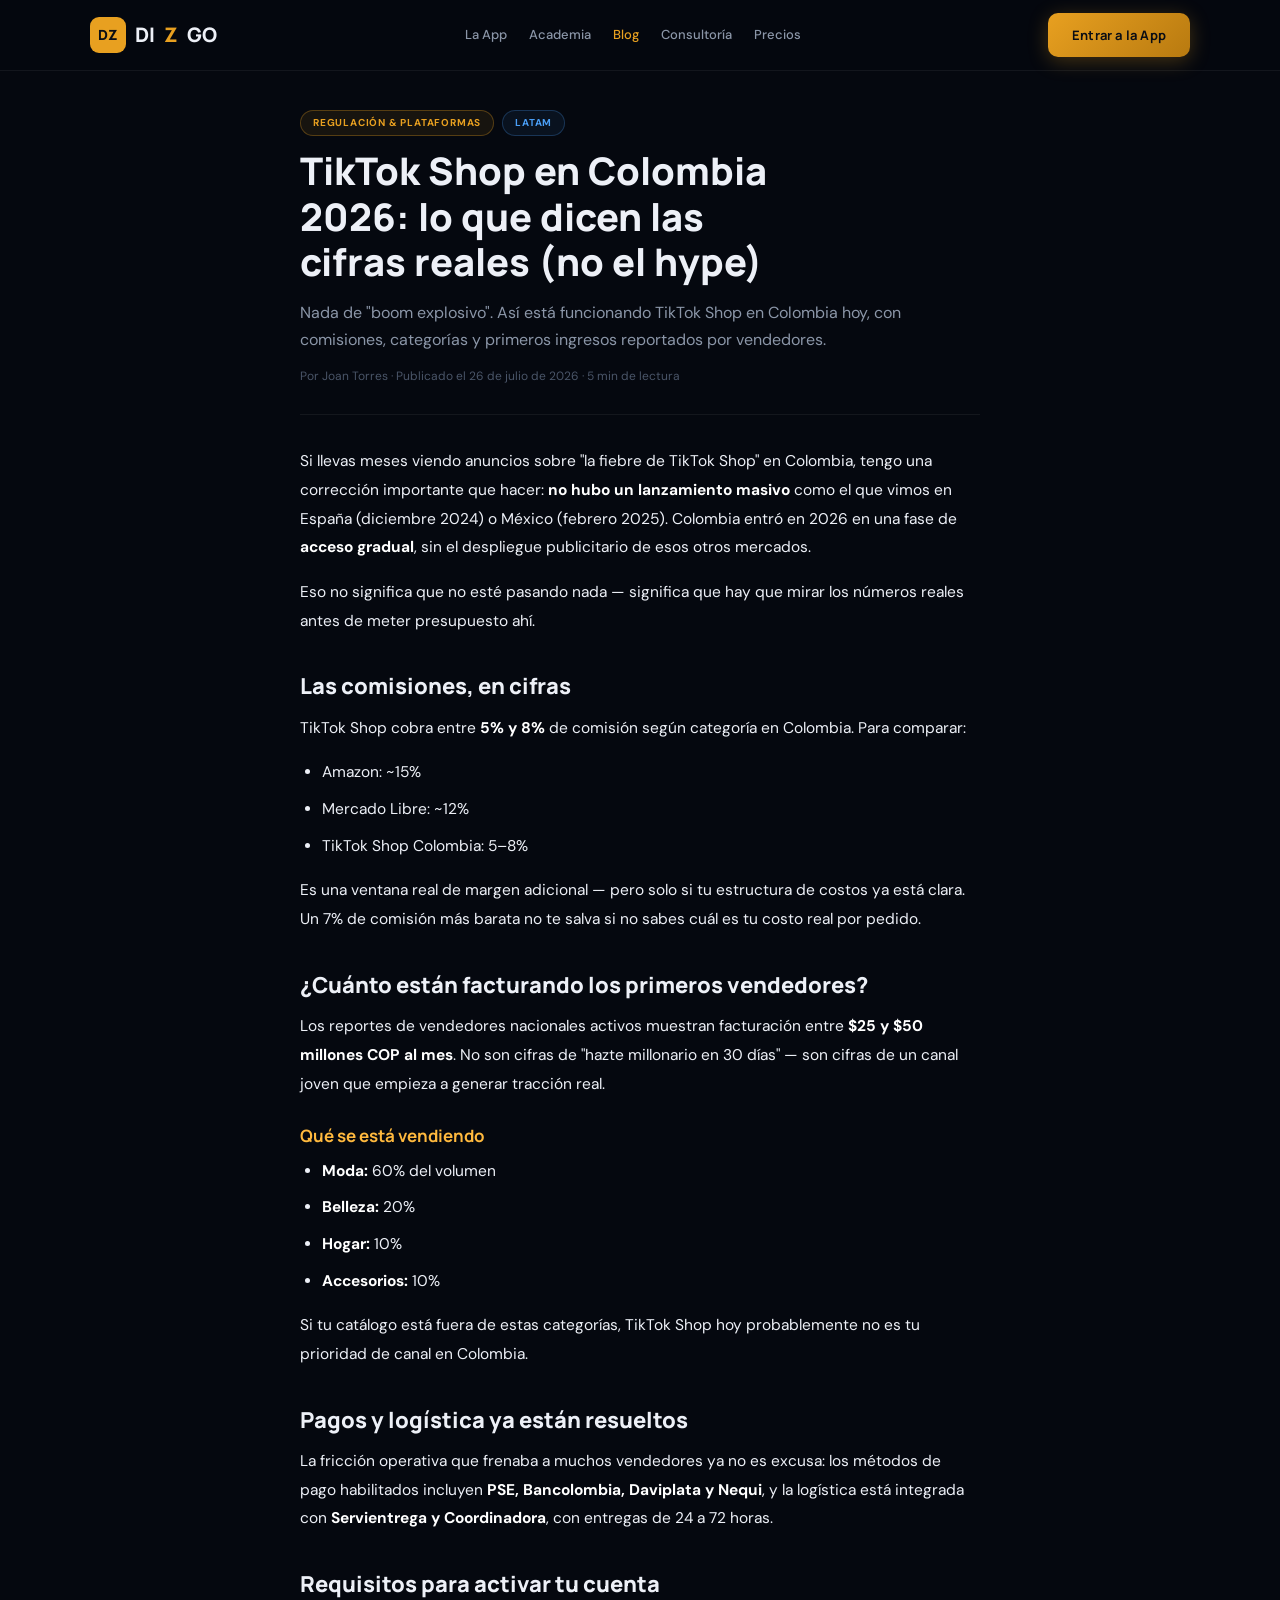
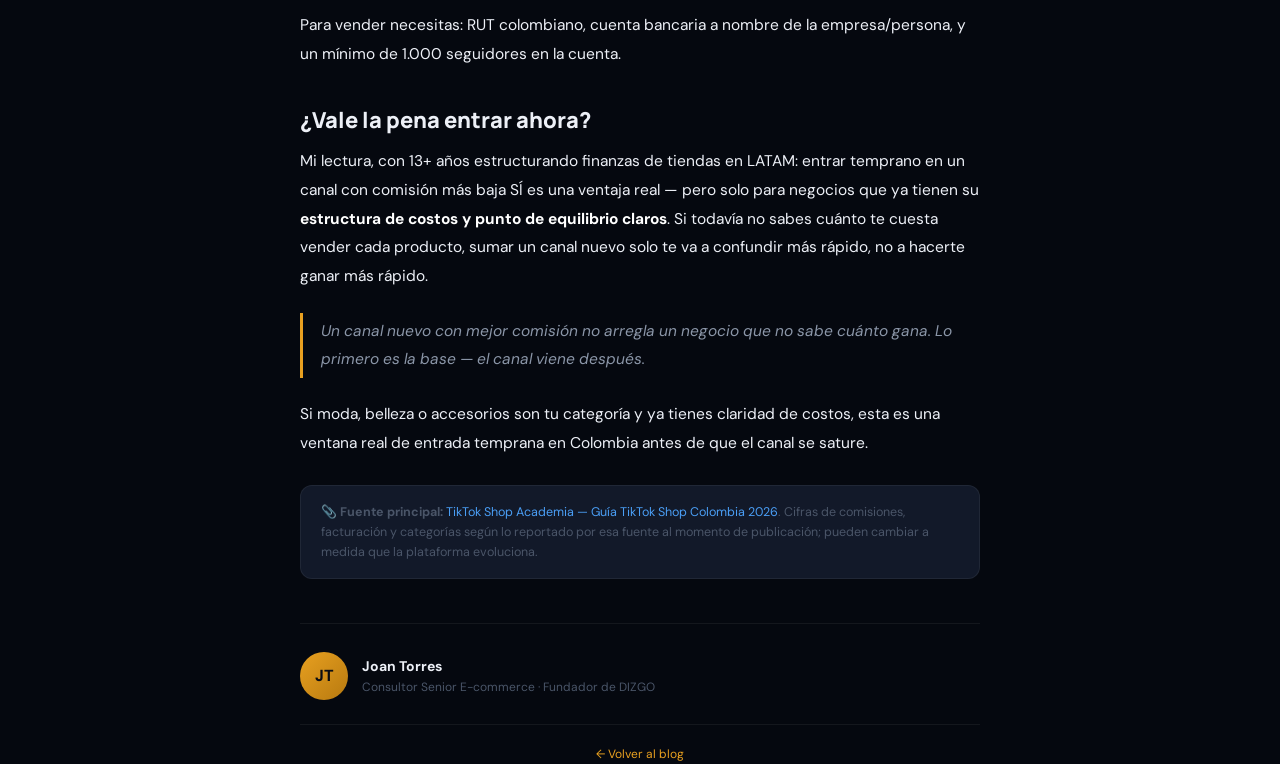
<file: blog/posts/tiktok-shop-colombia-2026.html>
<!DOCTYPE html>
<html lang="es">
<head>
<meta charset="UTF-8">
<meta name="viewport" content="width=device-width, initial-scale=1.0">
<title>TikTok Shop en Colombia 2026: lo que dicen las cifras reales | Blog DIZGO</title>
<meta name="description" content="Estado real de TikTok Shop en Colombia en 2026: comisiones, primeros vendedores facturando, categorías que dominan y qué significa para tu tienda. Con fuentes citadas.">
<link rel="icon" type="image/svg+xml" href="data:image/svg+xml,%3Csvg xmlns='http://www.w3.org/2000/svg' viewBox='0 0 64 64'%3E%3Crect width='64' height='64' rx='16' fill='%2305080F'/%3E%3Crect x='8' y='8' width='48' height='48' rx='11' fill='%23E8A020'/%3E%3Ctext x='32' y='44' font-family='Arial,Helvetica,sans-serif' font-weight='900' font-size='32' text-anchor='middle' fill='%230A0D14'%3ED%3C/text%3E%3C/svg%3E">
<link rel="preconnect" href="https://fonts.googleapis.com">
<link href="https://fonts.googleapis.com/css2?family=Manrope:wght@500;600;700;800&family=DM+Sans:wght@300;400;500;600&display=swap" rel="stylesheet">
<link rel="stylesheet" href="/assets/blog.css">
</head>
<body>

<nav>
  <div class="wrap">
    <div class="ni">
      <a href="/" class="logo"><div class="logo-i">DZ</div>DI<span>Z</span>GO</a>
      <div class="nl">
        <a href="/#app">La App</a>
        <a href="/#academia">Academia</a>
        <a href="/blog/" class="on">Blog</a>
        <a href="/#consultoria">Consultoría</a>
        <a href="/#precios">Precios</a>
      </div>
      <a href="https://app.dizgo.app" class="btn bg">Entrar a la App</a>
    </div>
  </div>
</nav>

<main>
  <div class="wrap-article">
    <div class="article-hero">
      <div style="display:flex;gap:8px;flex-wrap:wrap;margin-bottom:2px"><span class="tag tg">Regulación & Plataformas</span><span class="tag tb">LATAM</span></div>
      <h1 class="article-title">TikTok Shop en Colombia 2026: lo que dicen las cifras reales (no el hype)</h1>
      <p class="article-dek">Nada de "boom explosivo". Así está funcionando TikTok Shop en Colombia hoy, con comisiones, categorías y primeros ingresos reportados por vendedores.</p>
      <p style="font-size:12px;color:var(--t3);margin-top:14px">Por Joan Torres · Publicado el 26 de julio de 2026 · 5 min de lectura</p>
    </div>

    <div class="article-body">
      <p>Si llevas meses viendo anuncios sobre "la fiebre de TikTok Shop" en Colombia, tengo una corrección importante que hacer: <strong>no hubo un lanzamiento masivo</strong> como el que vimos en España (diciembre 2024) o México (febrero 2025). Colombia entró en 2026 en una fase de <strong>acceso gradual</strong>, sin el despliegue publicitario de esos otros mercados.</p>

      <p>Eso no significa que no esté pasando nada — significa que hay que mirar los números reales antes de meter presupuesto ahí.</p>

      <h2>Las comisiones, en cifras</h2>
      <p>TikTok Shop cobra entre <strong>5% y 8%</strong> de comisión según categoría en Colombia. Para comparar:</p>
      <ul>
        <li>Amazon: ~15%</li>
        <li>Mercado Libre: ~12%</li>
        <li>TikTok Shop Colombia: 5–8%</li>
      </ul>
      <p>Es una ventana real de margen adicional — pero solo si tu estructura de costos ya está clara. Un 7% de comisión más barata no te salva si no sabes cuál es tu costo real por pedido.</p>

      <h2>¿Cuánto están facturando los primeros vendedores?</h2>
      <p>Los reportes de vendedores nacionales activos muestran facturación entre <strong>$25 y $50 millones COP al mes</strong>. No son cifras de "hazte millonario en 30 días" — son cifras de un canal joven que empieza a generar tracción real.</p>

      <h3>Qué se está vendiendo</h3>
      <ul>
        <li><strong>Moda:</strong> 60% del volumen</li>
        <li><strong>Belleza:</strong> 20%</li>
        <li><strong>Hogar:</strong> 10%</li>
        <li><strong>Accesorios:</strong> 10%</li>
      </ul>
      <p>Si tu catálogo está fuera de estas categorías, TikTok Shop hoy probablemente no es tu prioridad de canal en Colombia.</p>

      <h2>Pagos y logística ya están resueltos</h2>
      <p>La fricción operativa que frenaba a muchos vendedores ya no es excusa: los métodos de pago habilitados incluyen <strong>PSE, Bancolombia, Daviplata y Nequi</strong>, y la logística está integrada con <strong>Servientrega y Coordinadora</strong>, con entregas de 24 a 72 horas.</p>

      <h2>Requisitos para activar tu cuenta</h2>
      <p>Para vender necesitas: RUT colombiano, cuenta bancaria a nombre de la empresa/persona, y un mínimo de 1.000 seguidores en la cuenta.</p>

      <h2>¿Vale la pena entrar ahora?</h2>
      <p>Mi lectura, con 13+ años estructurando finanzas de tiendas en LATAM: entrar temprano en un canal con comisión más baja SÍ es una ventaja real — pero solo para negocios que ya tienen su <strong>estructura de costos y punto de equilibrio claros</strong>. Si todavía no sabes cuánto te cuesta vender cada producto, sumar un canal nuevo solo te va a confundir más rápido, no a hacerte ganar más rápido.</p>

      <blockquote>Un canal nuevo con mejor comisión no arregla un negocio que no sabe cuánto gana. Lo primero es la base — el canal viene después.</blockquote>

      <p>Si moda, belleza o accesorios son tu categoría y ya tienes claridad de costos, esta es una ventana real de entrada temprana en Colombia antes de que el canal se sature.</p>
    </div>

    <div class="src-box">
      📎 <strong>Fuente principal:</strong> <a href="https://tiktokshopacademy.co/blog/tiktok-shop-colombia-guia-2026" target="_blank" rel="noopener">TikTok Shop Academia — Guía TikTok Shop Colombia 2026</a>. Cifras de comisiones, facturación y categorías según lo reportado por esa fuente al momento de publicación; pueden cambiar a medida que la plataforma evoluciona.
    </div>

    <div class="author-box">
      <div class="author-av">JT</div>
      <div>
        <div style="font-weight:700;font-size:14px">Joan Torres</div>
        <div style="font-size:12px;color:var(--t3)">Consultor Senior E-commerce · Fundador de DIZGO</div>
      </div>
    </div>

    <div class="f-back"><a href="/blog/" style="color:var(--gold)">← Volver al blog</a></div>
  </div>
</main>

</body>
</html>
</file>
<file: assets/blog.css>
/* DIZGO — hoja de estilos compartida para /blog. Tokens copiados de index.html
   para mantener consistencia visual sin arriesgar el home ya afinado. */
:root{--bg:#05080F;--s1:#0C1120;--s2:#121929;--s3:#1A2235;--b1:rgba(255,255,255,.06);--b2:rgba(255,255,255,.11);--gold:#E8A020;--gold2:#FFB93E;--red:#D94040;--red2:#F05C5C;--blue:#2D7DD2;--blue2:#4A9EF5;--grn:#1E9E6B;--grn2:#2DD4A0;--pur:#9B6BFF;--t1:#EDF0F7;--t2:#8B96A8;--t3:#4A5568;--nav:70px}
*{box-sizing:border-box;margin:0;padding:0}
html{scroll-behavior:smooth}
body{font-family:'DM Sans',sans-serif;background:var(--bg);color:var(--t1);line-height:1.6}
h1,h2,h3,h4{font-family:'Manrope',sans-serif;line-height:1.2}
a{text-decoration:none;color:inherit}
img{max-width:100%;display:block}
::-webkit-scrollbar{width:4px}
::-webkit-scrollbar-track{background:var(--bg)}
::-webkit-scrollbar-thumb{background:var(--gold);border-radius:4px}

.wrap{max-width:1140px;margin:0 auto;padding:0 20px}
.wrap-article{max-width:720px;margin:0 auto;padding:0 20px}
.sec{padding:56px 0}

.tag{display:inline-flex;align-items:center;gap:5px;font-size:10px;font-weight:700;letter-spacing:.8px;text-transform:uppercase;padding:4px 12px;border-radius:20px;border:1px solid}
.tg{color:var(--gold);border-color:rgba(232,160,32,.3);background:rgba(232,160,32,.08)}
.tb{color:var(--blue2);border-color:rgba(74,158,245,.25);background:rgba(74,158,245,.07)}
.tgr{color:var(--grn2);border-color:rgba(45,212,160,.25);background:rgba(45,212,160,.07)}
.tr{color:var(--red2);border-color:rgba(240,92,92,.25);background:rgba(240,92,92,.07)}
.tp{color:var(--pur);border-color:rgba(155,107,255,.25);background:rgba(155,107,255,.07)}

.btn{display:inline-flex;align-items:center;justify-content:center;gap:8px;padding:12px 24px;border-radius:10px;font-family:'Manrope',sans-serif;font-weight:700;font-size:13px;cursor:pointer;border:none;transition:all .22s;letter-spacing:.2px;white-space:nowrap}
.bg{background:linear-gradient(135deg,var(--gold),#B87A10);color:#0A0D14;box-shadow:0 4px 20px rgba(232,160,32,.28)}
.bg:hover{transform:translateY(-2px);box-shadow:0 8px 28px rgba(232,160,32,.42)}
.bo{background:transparent;color:var(--t1);border:1px solid var(--b2)}
.bo:hover{background:var(--s2);border-color:var(--gold);color:var(--gold)}

nav{position:fixed;top:0;left:0;right:0;height:var(--nav);z-index:100;background:rgba(5,8,15,.94);backdrop-filter:blur(20px);box-shadow:0 1px 0 var(--b1)}
.ni{display:flex;align-items:center;justify-content:space-between;height:var(--nav);gap:16px}
.logo{display:flex;align-items:center;gap:9px;font-family:'Manrope',sans-serif;font-weight:800;font-size:20px;flex-shrink:0}
.logo-i{width:36px;height:36px;background:var(--gold);border-radius:9px;display:flex;align-items:center;justify-content:center;font-size:14px;font-weight:900;color:#0A0D14}
.logo span{color:var(--gold)}
.nl{display:flex;align-items:center;gap:22px;font-size:13px;font-weight:500}
.nl a{color:var(--t2);transition:color .2s;white-space:nowrap}
.nl a:hover, .nl a.on{color:var(--t1)}
.nl a.on{color:var(--gold)}
@media(max-width:760px){.nl{display:none}}

main{padding-top:calc(var(--nav) + 40px)}

/* ── FILTER PANEL ── */
.filter-bar{display:flex;flex-wrap:wrap;gap:8px;margin-bottom:6px}
.filter-pill{padding:7px 14px;border-radius:20px;border:1px solid var(--b2);background:var(--s1);color:var(--t2);font-size:12px;font-weight:600;cursor:pointer;transition:all .2s;user-select:none}
.filter-pill:hover{border-color:var(--gold);color:var(--t1)}
.filter-pill.on{background:rgba(232,160,32,.12);border-color:var(--gold);color:var(--gold)}
.analysis-box{background:linear-gradient(135deg,rgba(232,160,32,.08),rgba(74,158,245,.05));border:1px solid rgba(232,160,32,.22);border-radius:14px;padding:20px 22px;margin:22px 0 32px;display:none}
.analysis-box.show{display:block}
.analysis-box h4{font-size:12px;color:var(--gold);text-transform:uppercase;letter-spacing:.6px;margin-bottom:8px}
.analysis-box p{font-size:14px;color:var(--t1);line-height:1.7}

/* ── POST CARDS ── */
.post-grid{display:grid;grid-template-columns:repeat(auto-fill,minmax(300px,1fr));gap:18px}
.post-card{background:var(--s1);border:1px solid var(--b1);border-radius:16px;padding:22px;transition:border-color .25s,transform .25s;display:flex;flex-direction:column;gap:10px}
.post-card:hover{border-color:rgba(232,160,32,.3);transform:translateY(-3px)}
.post-meta{font-size:11px;color:var(--t3);display:flex;gap:10px;align-items:center}
.post-title{font-size:17px;font-weight:700;line-height:1.35}
.post-excerpt{font-size:13px;color:var(--t2);line-height:1.6;flex:1}
.post-tags{display:flex;flex-wrap:wrap;gap:6px}
.post-tags span{font-size:10px;color:var(--t3);background:var(--s2);padding:2px 9px;border-radius:10px}
.post-more{font-size:12.5px;font-weight:700;color:var(--gold)}

/* ── ARTICLE ── */
.article-hero{padding:0 0 28px;border-bottom:1px solid var(--b1);margin-bottom:32px}
.article-title{font-size:clamp(24px,4vw,38px);font-weight:800;margin:12px 0 14px;text-wrap:balance}
.article-dek{font-size:16px;color:var(--t2);line-height:1.7}
.article-body{font-size:15.5px;line-height:1.85;color:var(--t1)}
.article-body h2{font-size:22px;font-weight:800;margin:38px 0 14px}
.article-body h3{font-size:17px;font-weight:700;margin:28px 0 10px;color:var(--gold2)}
.article-body p{margin-bottom:16px}
.article-body ul,.article-body ol{margin:0 0 16px 22px}
.article-body li{margin-bottom:8px}
.article-body strong{color:#fff}
.article-body a{color:var(--blue2);border-bottom:1px dotted currentColor}
.article-body blockquote{border-left:3px solid var(--gold);padding:4px 0 4px 18px;margin:22px 0;color:var(--t2);font-style:italic}
.src-box{background:var(--s2);border:1px solid var(--b1);border-radius:12px;padding:16px 20px;margin:28px 0;font-size:12.5px;color:var(--t3)}
.src-box a{color:var(--blue2)}
.author-box{display:flex;align-items:center;gap:14px;margin-top:44px;padding-top:28px;border-top:1px solid var(--b1)}
.author-av{width:48px;height:48px;border-radius:50%;background:linear-gradient(135deg,var(--gold),#B87A10);display:flex;align-items:center;justify-content:center;font-weight:800;color:#0A0D14;flex-shrink:0}

footer{background:var(--s1);border-top:1px solid var(--b1);padding:44px 0 24px;margin-top:60px}
.f-back{font-size:12px;color:var(--t3);text-align:center;padding-top:20px;margin-top:24px;border-top:1px solid var(--b1)}
</file>
